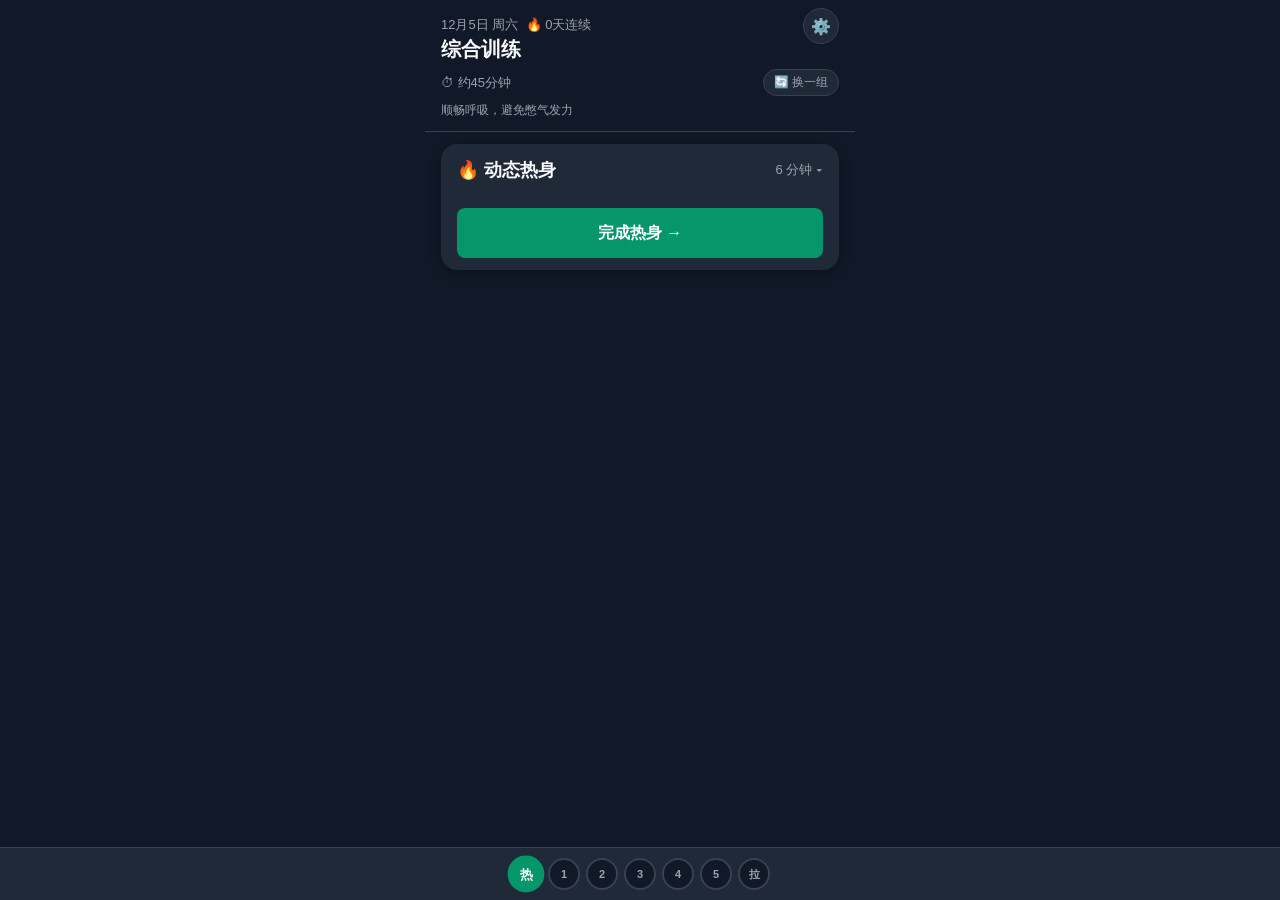
<file: index.html>
<!DOCTYPE html>
<html lang="zh-CN">
<head>
  <meta charset="UTF-8">
  <meta name="viewport" content="width=device-width, initial-scale=1.0, viewport-fit=cover">
  <meta name="mobile-web-app-capable" content="yes">
  <meta name="apple-mobile-web-app-capable" content="yes">
  <meta name="apple-mobile-web-app-status-bar-style" content="black-translucent">
  <meta name="theme-color" content="#059669">
  <title>羽毛球体能训练</title>
  <link rel="stylesheet" href="style.css">
  <link rel="manifest" href="manifest.json">
  <link rel="icon" href="./icons/icon-192.png" type="image/png">
  <link rel="apple-touch-icon" href="icons/icon-192.png">
</head>
<body>
  <div id="app"></div>
  <script type="module" src="app.js"></script>
</body>
</html>
</file>
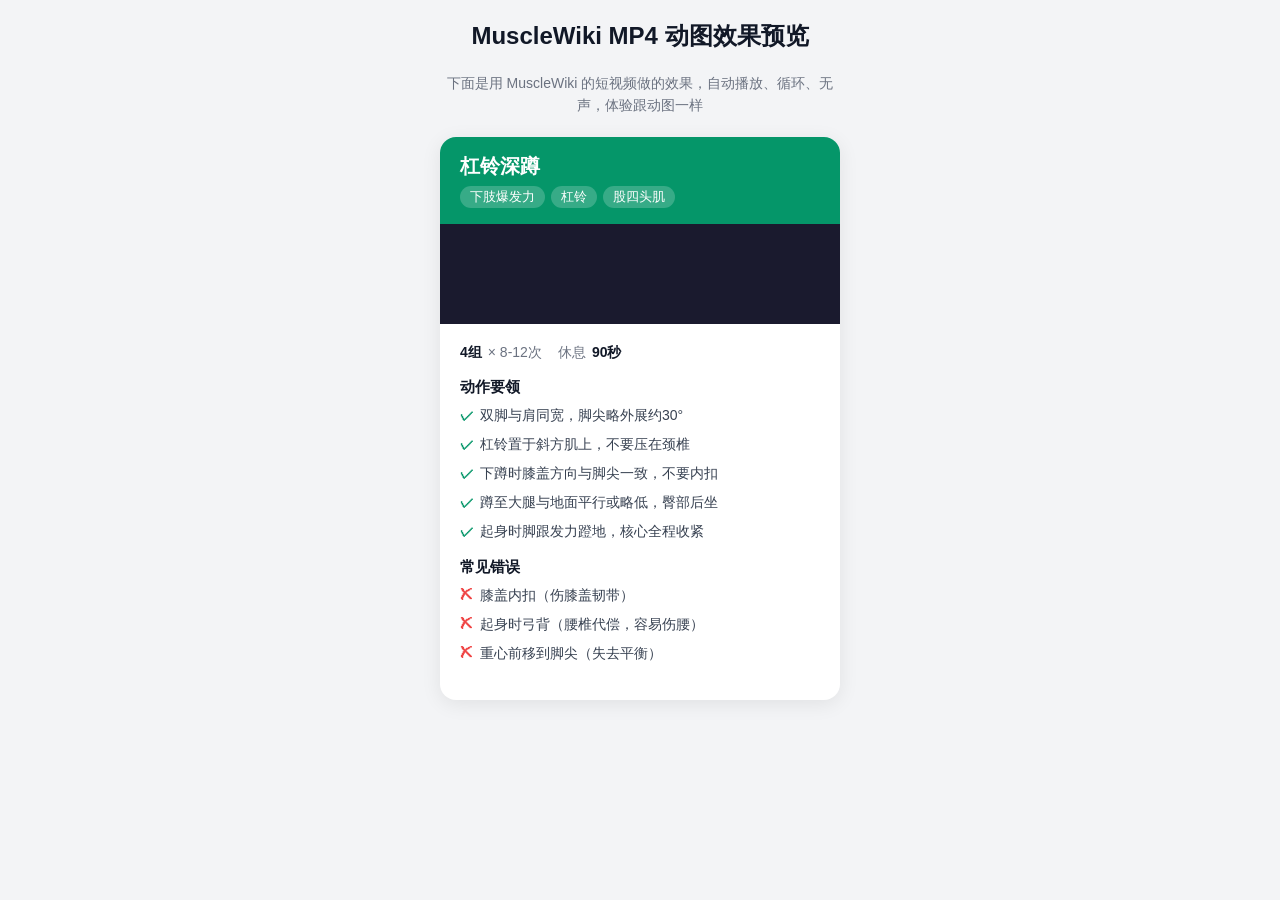
<file: demo.html>
<!DOCTYPE html>
<html lang="zh-CN">
<head>
<meta charset="UTF-8">
<meta name="viewport" content="width=device-width, initial-scale=1.0">
<title>动作预览 Demo v2</title>
<style>
  * { margin: 0; padding: 0; box-sizing: border-box; }
  body {
    font-family: -apple-system, BlinkMacSystemFont, "PingFang SC", "Helvetica Neue", sans-serif;
    background: #f3f4f6;
    padding: 20px;
    display: flex;
    flex-direction: column;
    align-items: center;
    gap: 20px;
  }
  .card {
    background: #fff;
    border-radius: 16px;
    overflow: hidden;
    max-width: 400px;
    width: 100%;
    box-shadow: 0 4px 20px rgba(0,0,0,0.08);
  }
  .card-header {
    padding: 16px 20px;
    background: #059669;
    color: #fff;
  }
  .card-header h2 { font-size: 20px; margin-bottom: 4px; }
  .tags { display: flex; gap: 6px; flex-wrap: wrap; margin-top: 6px; }
  .tag {
    display: inline-block;
    background: rgba(255,255,255,0.2);
    padding: 2px 10px;
    border-radius: 12px;
    font-size: 13px;
  }
  .video-container {
    width: 100%;
    background: #1a1a2e;
    display: flex;
    justify-content: center;
    gap: 4px;
  }
  .video-container video {
    width: 50%;
    display: block;
  }
  .card-body { padding: 20px; }
  .meta {
    display: flex;
    gap: 16px;
    margin-bottom: 16px;
  }
  .meta-item {
    display: flex;
    align-items: center;
    gap: 6px;
    font-size: 14px;
    color: #6b7280;
  }
  .meta-item strong { color: #111827; }
  .section { margin-bottom: 16px; }
  .section-title {
    font-size: 15px;
    font-weight: 600;
    color: #111827;
    margin-bottom: 8px;
  }
  .tips { list-style: none; padding: 0; }
  .tips li {
    position: relative;
    padding-left: 20px;
    margin-bottom: 8px;
    font-size: 14px;
    color: #374151;
    line-height: 1.5;
  }
  .tips li::before {
    content: "✓";
    position: absolute;
    left: 0;
    color: #059669;
    font-weight: bold;
  }
  .mistakes li::before {
    content: "✗";
    color: #ef4444;
  }
  h1 { color: #111827; font-size: 24px; }
  .note { color: #6b7280; font-size: 14px; max-width: 400px; text-align: center; line-height: 1.6; }
</style>
</head>
<body>

<h1>MuscleWiki MP4 动图效果预览</h1>
<p class="note">下面是用 MuscleWiki 的短视频做的效果，自动播放、循环、无声，体验跟动图一样</p>

<div class="card">
  <div class="card-header">
    <h2>杠铃深蹲</h2>
    <div class="tags">
      <span class="tag">下肢爆发力</span>
      <span class="tag">杠铃</span>
      <span class="tag">股四头肌</span>
    </div>
  </div>

  <div class="video-container">
    <video autoplay loop muted playsinline>
      <source src="https://media.musclewiki.com/media/uploads/videos/branded/male-Barbell-barbell-squat-side.mp4" type="video/mp4">
    </video>
    <video autoplay loop muted playsinline>
      <source src="https://media.musclewiki.com/media/uploads/videos/branded/male-Barbell-barbell-squat-front.mp4" type="video/mp4">
    </video>
  </div>

  <div class="card-body">
    <div class="meta">
      <div class="meta-item"><strong>4组</strong> × 8-12次</div>
      <div class="meta-item">休息 <strong>90秒</strong></div>
    </div>

    <div class="section">
      <div class="section-title">动作要领</div>
      <ul class="tips">
        <li>双脚与肩同宽，脚尖略外展约30°</li>
        <li>杠铃置于斜方肌上，不要压在颈椎</li>
        <li>下蹲时膝盖方向与脚尖一致，不要内扣</li>
        <li>蹲至大腿与地面平行或略低，臀部后坐</li>
        <li>起身时脚跟发力蹬地，核心全程收紧</li>
      </ul>
    </div>

    <div class="section">
      <div class="section-title">常见错误</div>
      <ul class="tips mistakes">
        <li>膝盖内扣（伤膝盖韧带）</li>
        <li>起身时弓背（腰椎代偿，容易伤腰）</li>
        <li>重心前移到脚尖（失去平衡）</li>
      </ul>
    </div>
  </div>
</div>

</body>
</html>
</file>
<file: style.css>
:root {
  --primary: #059669;
  --primary-light: #d1fae5;
  --bg: #111827;
  --bg-card: #1f2937;
  --text: #f9fafb;
  --text-secondary: #9ca3af;
  --danger: #ef4444;
  --success: #10b981;
  --warning: #f59e0b;
  --border: #374151;
  --radius: 16px;
  --radius-sm: 8px;
  --safe-top: env(safe-area-inset-top);
  --safe-bottom: env(safe-area-inset-bottom);
}

* { margin: 0; padding: 0; box-sizing: border-box; -webkit-tap-highlight-color: transparent; }

html { scroll-behavior: smooth; }

body {
  font-family: -apple-system, BlinkMacSystemFont, "PingFang SC", "Helvetica Neue", sans-serif;
  background: var(--bg);
  color: var(--text);
  min-height: 100dvh;
  padding-top: var(--safe-top);
  -webkit-font-smoothing: antialiased;
}

#app {
  max-width: 430px;
  margin: 0 auto;
  padding-bottom: calc(80px + var(--safe-bottom));
}

/* ========== HEADER ========== */
.header {
  padding: 16px 16px 12px;
  border-bottom: 1px solid var(--border);
  position: sticky;
  top: 0;
  background: var(--bg);
  z-index: 10;
}
.header .date {
  font-size: 13px;
  color: var(--text-secondary);
  margin-bottom: 2px;
}
.header .theme {
  font-size: 20px;
  font-weight: 700;
  color: var(--text);
}
.header .meta-row {
  display: flex;
  align-items: center;
  gap: 12px;
  margin-top: 6px;
  font-size: 13px;
  color: var(--text-secondary);
}
.safety-note {
  margin-top: 6px;
  font-size: 12px;
  color: var(--text-secondary);
}
.refresh-btn {
  margin-left: auto;
  background: var(--bg-card);
  border: 1px solid var(--border);
  color: var(--text-secondary);
  padding: 4px 10px;
  border-radius: 20px;
  font-size: 12px;
  cursor: pointer;
}
.refresh-btn:active { opacity: 0.7; }

/* ========== CARDS ========== */
.cards-container {
  position: relative;
  overflow: hidden;
}
.card {
  display: none;
  background: var(--bg-card);
  border-radius: var(--radius);
  margin: 12px 16px;
  overflow: hidden;
  box-shadow: 0 2px 12px rgba(0,0,0,0.3);
}
.card.active { display: block; }

.card-header {
  padding: 14px 16px 10px;
  display: flex;
  align-items: flex-start;
  justify-content: space-between;
  gap: 8px;
}
.card-header h2 {
  font-size: 20px;
  font-weight: 700;
  line-height: 1.2;
  flex: 1;
}
.role-chip {
  display: inline-block;
  font-size: 11px;
  padding: 3px 8px;
  border-radius: 999px;
  background: rgba(255,255,255,0.08);
  color: var(--text-secondary);
  margin-bottom: 6px;
}
.card-header .why {
  font-size: 12px;
  color: var(--text-secondary);
  margin-top: 4px;
  line-height: 1.4;
}
.module-tag {
  font-size: 11px;
  padding: 3px 8px;
  border-radius: 12px;
  white-space: nowrap;
  font-weight: 600;
}

/* ========== VIDEO ========== */
.video-box {
  width: 100%;
  background: #000;
  display: flex;
  gap: 2px;
}
.video-frame {
  position: relative;
  width: 50%;
  min-height: 180px;
  background: #0f172a;
  overflow: hidden;
}
.video-box video {
  width: 100%;
  display: block;
  max-height: 280px;
  object-fit: cover;
}
.video-skeleton {
  position: absolute;
  inset: 0;
  display: flex;
  flex-direction: column;
  align-items: center;
  justify-content: center;
  gap: 8px;
  color: #cbd5e1;
  font-size: 12px;
  background: linear-gradient(180deg, rgba(15,23,42,0.9), rgba(2,6,23,0.95));
  z-index: 2;
}
.video-skeleton .pulse {
  width: 44px;
  height: 44px;
  border-radius: 50%;
  background: radial-gradient(circle at 35% 35%, #64748b, #334155 65%);
  animation: video-pulse 1.4s ease-in-out infinite;
}
.video-frame.ready .video-skeleton {
  opacity: 0;
  pointer-events: none;
  transition: opacity 0.3s ease;
}
.video-fallback {
  position: absolute;
  inset: 0;
  display: none;
  flex-direction: column;
  align-items: center;
  justify-content: center;
  text-align: center;
  gap: 6px;
  padding: 10px;
  color: #e5e7eb;
  background: linear-gradient(180deg, rgba(15,23,42,0.95), rgba(30,41,59,0.95));
  font-size: 12px;
  z-index: 3;
}
.video-fallback .icon { font-size: 22px; }
.video-fallback .hint { color: #9ca3af; font-size: 11px; line-height: 1.4; }
.video-frame.error video { visibility: hidden; }
.video-frame.error .video-skeleton { display: none; }
.video-frame.error .video-fallback { display: flex; }

@keyframes video-pulse {
  0% { transform: scale(0.92); opacity: 0.65; }
  50% { transform: scale(1.02); opacity: 1; }
  100% { transform: scale(0.92); opacity: 0.65; }
}
.video-placeholder {
  width: 100%;
  min-height: 160px;
  background: #1a1a2e;
  display: flex;
  flex-direction: column;
  align-items: center;
  justify-content: center;
  gap: 8px;
  color: var(--text-secondary);
  font-size: 14px;
}
.video-placeholder .icon { font-size: 40px; }

/* ========== EXERCISE META ========== */
.exercise-meta {
  display: flex;
  gap: 8px;
  padding: 10px 16px;
  flex-wrap: wrap;
}
.meta-chip {
  background: rgba(255,255,255,0.06);
  border-radius: 8px;
  padding: 6px 12px;
  font-size: 13px;
  font-weight: 600;
  color: var(--text);
}
.meta-chip span {
  font-size: 11px;
  color: var(--text-secondary);
  font-weight: 400;
  display: block;
}
.reason-box {
  margin: 0 16px 12px;
  padding: 10px 12px;
  border-radius: var(--radius-sm);
  border: 1px solid var(--border);
  background: rgba(255,255,255,0.03);
}
.reason-title {
  font-size: 12px;
  color: var(--text-secondary);
  margin-bottom: 4px;
}
.reason-text {
  font-size: 13px;
  color: var(--text);
  line-height: 1.4;
}

/* ========== TIMER ========== */
.timer-section {
  padding: 12px 16px;
  border-top: 1px solid var(--border);
  border-bottom: 1px solid var(--border);
  display: flex;
  align-items: center;
  justify-content: space-between;
  gap: 12px;
}
.timer-display {
  font-size: 48px;
  font-weight: 700;
  font-variant-numeric: tabular-nums;
  color: var(--primary);
  line-height: 1;
  min-width: 120px;
}
.timer-display.running { color: var(--warning); }
.timer-display.done { color: var(--success); }
.timer-controls {
  display: flex;
  flex-direction: column;
  gap: 8px;
}
.timer-btn {
  min-width: 80px;
  padding: 10px 16px;
  border-radius: var(--radius-sm);
  border: none;
  font-size: 15px;
  font-weight: 600;
  cursor: pointer;
  min-height: 44px;
}
.timer-btn.start  { background: var(--primary); color: #fff; }
.timer-btn.pause  { background: var(--warning); color: #000; }
.timer-btn.reset  { background: var(--bg); border: 1px solid var(--border); color: var(--text-secondary); font-size: 13px; }

/* ========== TIPS ========== */
.tips-section { padding: 12px 16px 6px; }
.tips-section h3 {
  font-size: 13px;
  font-weight: 600;
  color: var(--text-secondary);
  text-transform: uppercase;
  letter-spacing: 0.5px;
  margin-bottom: 8px;
}
.tips-list { list-style: none; }
.tips-list li {
  position: relative;
  padding-left: 18px;
  margin-bottom: 6px;
  font-size: 14px;
  color: var(--text);
  line-height: 1.5;
}
.tips-list li::before {
  content: '✓';
  position: absolute;
  left: 0;
  color: var(--primary);
  font-weight: 700;
}
.tips-list.mistakes li::before {
  content: '✗';
  color: var(--danger);
}

/* ========== COMPLETE BUTTON ========== */
.complete-btn {
  display: block;
  width: calc(100% - 32px);
  margin: 12px 16px;
  padding: 14px;
  background: var(--primary);
  color: #fff;
  border: none;
  border-radius: var(--radius-sm);
  font-size: 16px;
  font-weight: 700;
  cursor: pointer;
  min-height: 50px;
  transition: opacity 0.2s;
}
.complete-btn:active { opacity: 0.8; }
.complete-btn.done {
  background: var(--success);
  opacity: 0.6;
  pointer-events: none;
}

/* ========== WARMUP / COOLDOWN ========== */
.simple-card {
  background: var(--bg-card);
  border-radius: var(--radius);
  margin: 12px 16px;
  overflow: hidden;
}
.simple-card-header {
  padding: 14px 16px;
  display: flex;
  align-items: center;
  justify-content: space-between;
  cursor: pointer;
}
.simple-card-header h2 { font-size: 18px; font-weight: 700; }
.simple-card-header .duration {
  font-size: 13px;
  color: var(--text-secondary);
}
.simple-card-body {
  padding: 0 16px 14px;
  display: none;
}
.simple-card-body.open { display: block; }
.step-list {
  display: flex;
  flex-direction: column;
  gap: 12px;
}
.step-row {
  border: 1px solid var(--border);
  border-radius: var(--radius-sm);
  padding: 10px;
  background: rgba(255,255,255,0.02);
}
.step-info {
  display: flex;
  align-items: center;
  justify-content: space-between;
  margin-bottom: 8px;
}
.step-name {
  font-size: 14px;
  font-weight: 600;
}
.step-duration {
  color: var(--text-secondary);
  font-size: 12px;
}
.step-videos {
  display: block;
}
.step-videos .video-frame {
  width: 100%;
  height: 200px;
  border-radius: var(--radius-sm);
}
.step-videos .video-frame video {
  width: 100%;
  height: 100%;
  object-fit: contain;
  background: #0f172a;
}
.step-video-placeholder {
  width: 100%;
  height: 200px;
  border-radius: var(--radius-sm);
  border: 1px dashed var(--border);
  display: flex;
  align-items: center;
  justify-content: center;
  font-size: 12px;
  color: var(--text-secondary);
}
@media (max-width: 420px) {
  .step-videos .video-frame {
    height: 180px;
  }
  .step-video-placeholder {
    height: 180px;
  }
}

/* ========== PROGRESS DOTS ========== */
.progress-bar {
  position: fixed;
  bottom: 0;
  left: 0; right: 0;
  background: var(--bg-card);
  border-top: 1px solid var(--border);
  padding: 10px 16px;
  padding-bottom: calc(10px + var(--safe-bottom));
  display: flex;
  gap: 6px;
  align-items: center;
  justify-content: center;
  overflow-x: auto;
  z-index: 20;
}
.progress-dot {
  flex-shrink: 0;
  width: 32px;
  height: 32px;
  border-radius: 50%;
  background: var(--bg);
  border: 2px solid var(--border);
  display: flex;
  align-items: center;
  justify-content: center;
  font-size: 11px;
  color: var(--text-secondary);
  cursor: pointer;
  transition: all 0.2s;
  font-weight: 600;
}
.progress-dot.active {
  background: var(--primary);
  border-color: var(--primary);
  color: #fff;
  transform: scale(1.15);
}
.progress-dot.done {
  background: var(--success);
  border-color: var(--success);
  color: #fff;
}

/* ========== REST DAY ========== */
.rest-day {
  text-align: center;
  padding: 60px 32px;
}
.rest-day .rest-icon { font-size: 64px; margin-bottom: 16px; }
.rest-day h2 { font-size: 24px; font-weight: 700; margin-bottom: 8px; }
.rest-day p { color: var(--text-secondary); font-size: 15px; margin-bottom: 6px; }
.rest-day .next { color: var(--primary); font-weight: 600; }

/* ========== COMPLETE OVERLAY ========== */
.complete-overlay {
  position: fixed;
  inset: 0;
  background: rgba(0,0,0,0.85);
  display: flex;
  flex-direction: column;
  align-items: center;
  justify-content: center;
  z-index: 100;
  animation: fadeIn 0.3s ease;
}
.complete-overlay .emoji { font-size: 80px; margin-bottom: 20px; }
.complete-overlay h2 { font-size: 28px; font-weight: 700; margin-bottom: 8px; }
.complete-overlay p { color: var(--text-secondary); font-size: 16px; margin-bottom: 32px; }
.complete-overlay button {
  background: var(--primary);
  color: #fff;
  border: none;
  padding: 14px 40px;
  border-radius: var(--radius-sm);
  font-size: 16px;
  font-weight: 700;
  cursor: pointer;
}
@keyframes fadeIn { from { opacity: 0; } to { opacity: 1; } }

/* ========== NAV ========== */
.nav-bar {
  position: fixed;
  top: 0;
  left: 0; right: 0;
  max-width: 430px;
  margin: 0 auto;
  display: flex;
  justify-content: flex-end;
  padding: calc(var(--safe-top) + 8px) 16px 8px;
  z-index: 30;
  pointer-events: none;
}
.settings-icon {
  pointer-events: all;
  background: var(--bg-card);
  border: 1px solid var(--border);
  border-radius: 50%;
  width: 36px;
  height: 36px;
  display: flex;
  align-items: center;
  justify-content: center;
  cursor: pointer;
  font-size: 16px;
}

/* ========== SETTINGS PAGE ========== */
.settings-page {
  padding: 16px;
}
.settings-page h1 {
  font-size: 22px;
  font-weight: 700;
  margin-bottom: 20px;
}
.settings-section {
  background: var(--bg-card);
  border-radius: var(--radius);
  margin-bottom: 16px;
  overflow: hidden;
}
.settings-section h2 {
  font-size: 13px;
  font-weight: 600;
  color: var(--text-secondary);
  text-transform: uppercase;
  letter-spacing: 0.5px;
  padding: 14px 16px 6px;
}
.settings-row {
  display: flex;
  align-items: center;
  justify-content: space-between;
  padding: 12px 16px;
  border-top: 1px solid var(--border);
}
.settings-row:first-of-type { border-top: none; }
.settings-row label { font-size: 15px; }
.settings-row input[type="time"] {
  background: var(--bg);
  border: 1px solid var(--border);
  border-radius: 8px;
  color: var(--text);
  padding: 6px 10px;
  font-size: 15px;
}
.back-btn {
  display: flex;
  align-items: center;
  gap: 6px;
  background: none;
  border: none;
  color: var(--primary);
  font-size: 16px;
  cursor: pointer;
  padding: 0;
  margin-bottom: 16px;
}

/* ========== CALENDAR ========== */
.calendar {
  padding: 0 16px 16px;
}
.calendar-header {
  display: flex;
  align-items: center;
  justify-content: space-between;
  margin-bottom: 8px;
}
.calendar-header h3 { font-size: 16px; font-weight: 600; }
.cal-nav {
  background: none;
  border: none;
  color: var(--primary);
  font-size: 20px;
  cursor: pointer;
  padding: 4px 8px;
}
.calendar-grid {
  display: grid;
  grid-template-columns: repeat(7, 1fr);
  gap: 3px;
}
.cal-day-label {
  text-align: center;
  font-size: 11px;
  color: var(--text-secondary);
  padding: 4px 0;
}
.cal-day {
  aspect-ratio: 1;
  display: flex;
  align-items: center;
  justify-content: center;
  border-radius: 50%;
  font-size: 12px;
  color: var(--text-secondary);
}
.cal-day.training { color: var(--text); font-weight: 600; }
.cal-day.completed {
  background: var(--primary);
  color: #fff;
  font-weight: 700;
}
.cal-day.today {
  border: 2px solid var(--primary);
  color: var(--primary);
  font-weight: 700;
}
.cal-day.today.completed { border: none; }

/* ========== BADMINTON ========== */
.badminton-header {
  background: linear-gradient(135deg, var(--bg) 0%, #064e3b 100%);
  border-bottom: 1px solid var(--primary);
}
.badminton-header .theme {
  color: #34d399;
}
</file>
